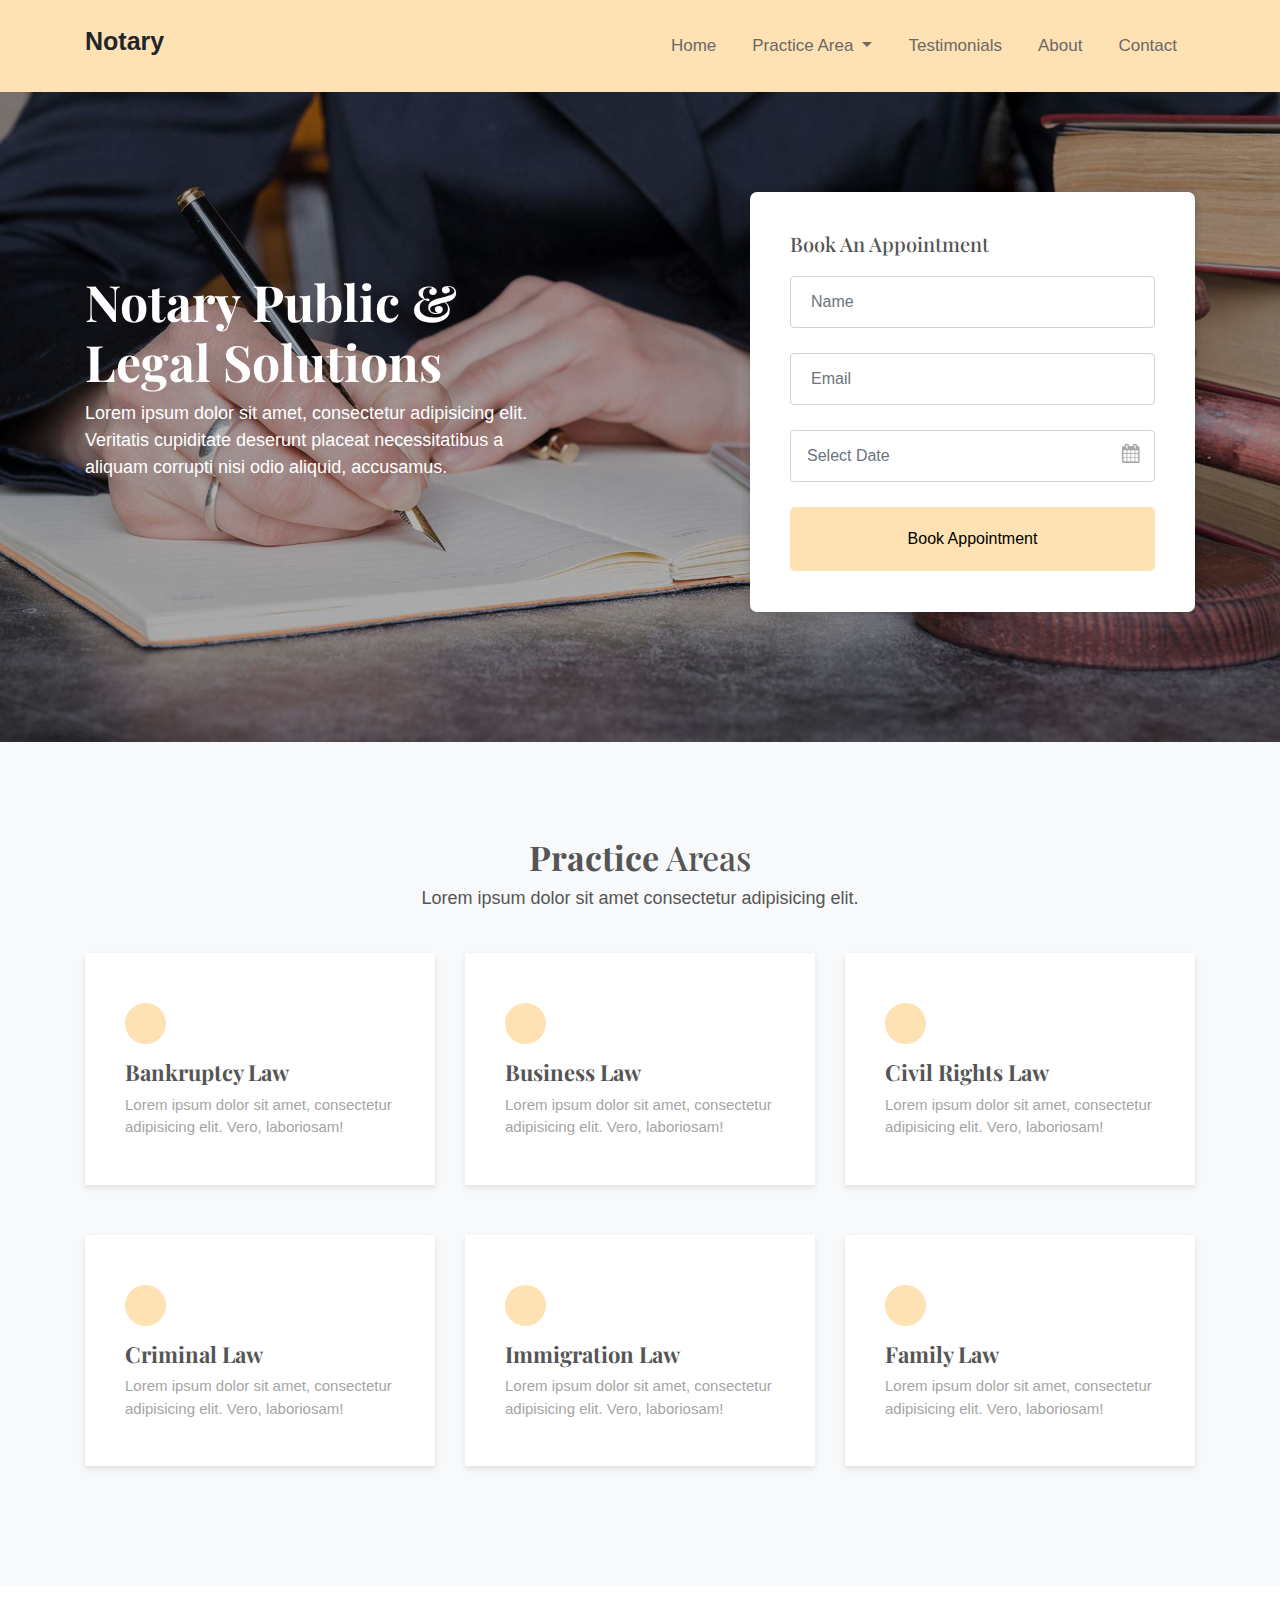
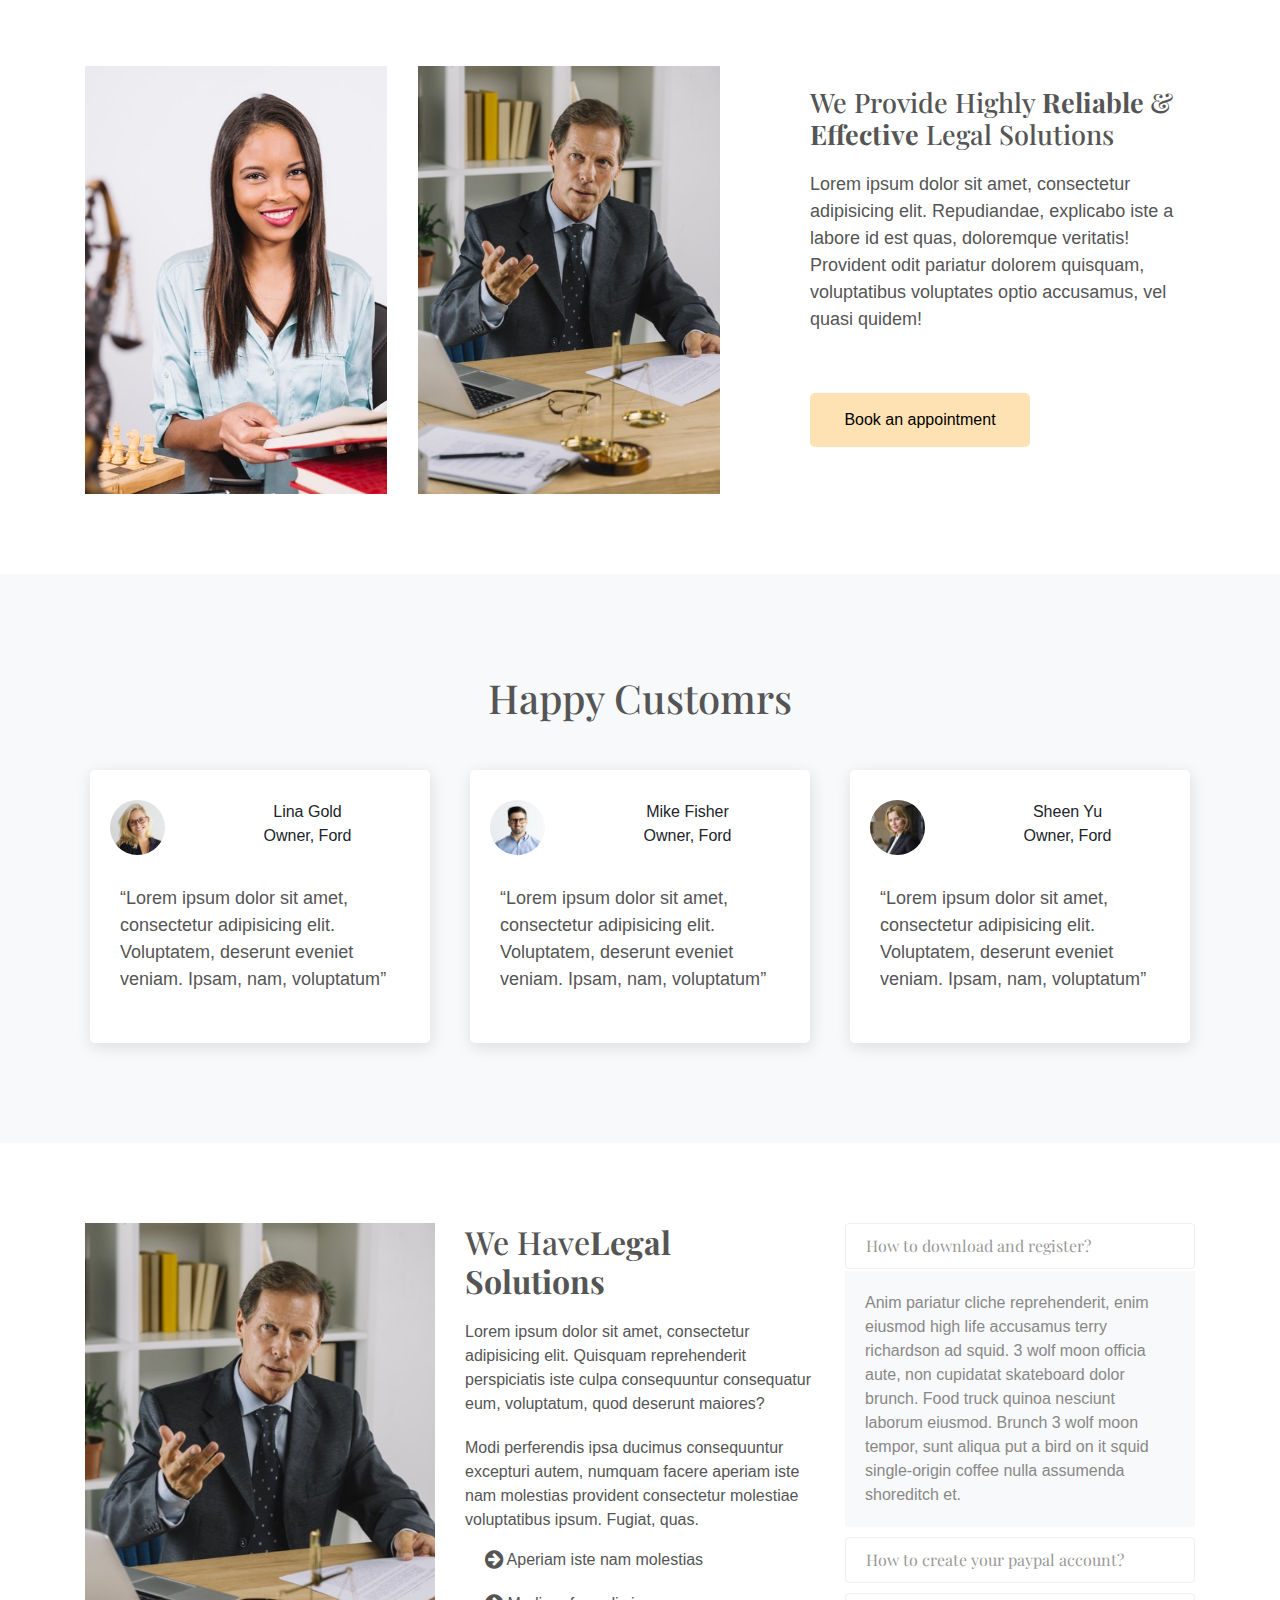
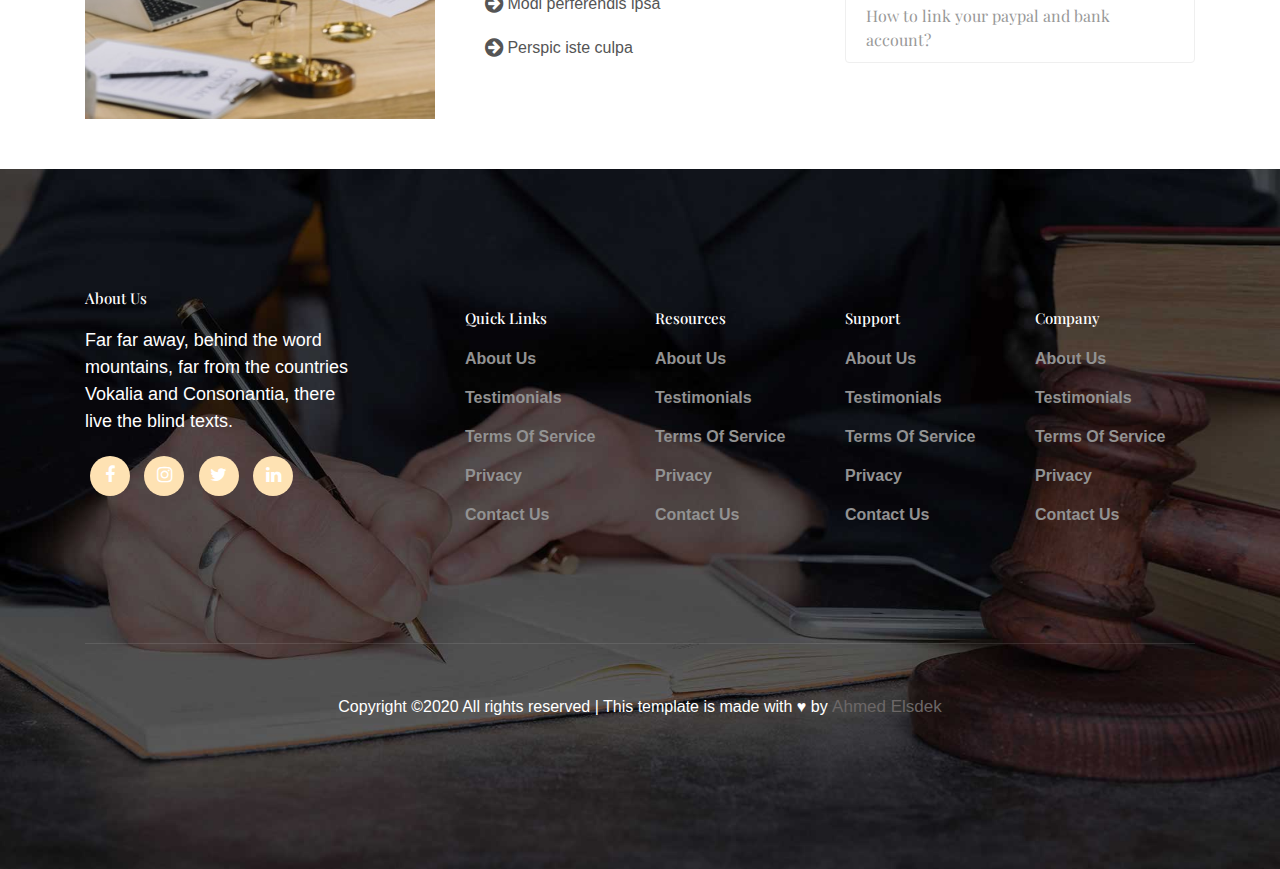
<file: index.html>
<!DOCTYPE html>
<html>
    <head>
        <meta charset="utf-8">
        <meta name="viewport" content="width=device-width, initial-scale=1, shrink-to-fit=no">        
        <title>
            Notary Template
        </title>
        <link rel="stylesheet" href="css/bootstrap.min.css">       
        <link rel="stylesheet" href="css/font-awesome.min.css">
        <link rel="stylesheet" href="css/main.css">
        <link href="https://fonts.googleapis.com/css2?family=Playfair+Display:wght@400;500;600;700;800&display=swap" rel="stylesheet">
    </head>
    <body>
        <!--Start Our Navbar-->
        <nav class="navbar navbar-expand-lg ">
            <div class="container">
              <h1 class="navbar-brand">Notary</h1>
              <button class="navbar-toggler" type="button" data-toggle="collapse" data-target="#navbarSupportedContent" aria-controls="navbarSupportedContent" aria-expanded="false" aria-label="Toggle navigation">
                <i class="fa fa-bars"></i>
              </button>

              <div class="collapse navbar-collapse" id="navbarSupportedContent">
                <ul class="navbar-nav ml-auto text-capitalize">
                  <li class="nav-item active">
                    <a class="nav-link" href="index.html">Home</a>
                  </li>                  
                  <li class="nav-item dropdown">
                    <a class="nav-link dropdown-toggle" href="pages/practice areas.html">
                      practice area
                    </a>
                    <div class="dropdown-menu">
                      <a class="dropdown-item" href="#">Bankruptcy Law</a>
                      <a class="dropdown-item" href="#">Business Law</a>                      
                      <a class="dropdown-item" href="#">Civil Rights Law</a>
                      <a class="dropdown-item" href="#">Criminal Law</a>
                      <a class="dropdown-item" href="#">Immigration Law</a>
                      <a class="dropdown-item" href="#">Family Law</a>
                    </div>
                  </li>
                  <li class="nav-item">
                    <a class="nav-link" href="pages/testimonials.html">testimonials</a>
                  </li> 
                  <li class="nav-item">
                    <a class="nav-link" href="pages/about.html">about</a>
                  </li>
                  <li class="nav-item">
                    <a class="nav-link" href="pages/contact.html">contact</a>
                  </li>                                  
                </ul>            
              </div>
            </div>    
        </nav>
        <!--End Our Navbar-->
        <!--Start Header-->
        <div class="header">
            <div class="overlay">
                <div class="container">
                    <div class="row">
                        <div class="col-lg-7 col-md-12">
                            <div class="info">
                                <h2 class="h1">
                                notary public &amp;<br>
                                legal solutions
                                </h2>
                                <p>Lorem ipsum dolor sit amet, consectetur adipisicing elit. Veritatis cupiditate deserunt placeat necessitatibus a aliquam corrupti nisi odio aliquid, accusamus.</p>
                            </div>
                        </div>
                        <div class="col-lg-5 col-md-12">
                            <div class="content">
                                <form>
                                    <h4>Book an Appointment</h4>
                                    <input type="text" class="form-control" placeholder="Name">
                                    <input type="e-mail" class="form-control" placeholder="Email">
                                    <input type="text" id="cf-4" class="form-control datepicker px-3" placeholder="Select Date">
                                    <i class="fa fa-calendar"></i>
                                    <button type="button">Book Appointment</button>
                                </form>
                            </div>
                        </div>
                    </div>
                </div>
            </div>
        </div>
        <!--End Header-->
        <!-- Start Practice Section-->
        <div class="practice">
            <div class="container">
                <h2 class="h1 text-center" ><strong>practice</strong> areas </h2>
                <p class="text-center">Lorem ipsum dolor sit amet consectetur adipisicing elit.</p>
                <div class="row">
                    <div class="col-lg-4 col-sm-12">
                        <div class="options">
                            <div class="colored-circle"><i class="flaticon-museum"></i></div>
                            <h4>Bankruptcy Law</h4>
                            <p>Lorem ipsum dolor sit amet, consectetur adipisicing elit. Vero, laboriosam!</p>
                        </div>    
                    </div>
                    <div class="col-lg-4 col-sm-12">
                        <div class="options">
                            <div class="colored-circle"><i class="flaticon-shield"></i></div>
                            <h4>Business Law</h4>
                            <p>Lorem ipsum dolor sit amet, consectetur adipisicing elit. Vero, laboriosam!</p>
                        </div>    
                    </div>
                    <div class="col-lg-4 col-sm-12">
                        <div class="options">
                            <div class="colored-circle"><i class="flaticon-help"></i></div>
                            <h4>Civil Rights Law</h4>
                            <p>Lorem ipsum dolor sit amet, consectetur adipisicing elit. Vero, laboriosam!</p>
                        </div>    
                    </div>
                    <div class="col-lg-4 col-sm-12">
                        <div class="options">
                            <div class="colored-circle"><i class="flaticon-revolver"></i></div>
                            <h4>Criminal Law</h4>
                            <p>Lorem ipsum dolor sit amet, consectetur adipisicing elit. Vero, laboriosam!</p>
                        </div>    
                    </div>
                    <div class="col-lg-4 col-sm-12">
                        <div class="options">
                            <div class="colored-circle"><i class="flaticon-luggage"></i></div>
                            <h4>Immigration Law</h4>
                            <p>Lorem ipsum dolor sit amet, consectetur adipisicing elit. Vero, laboriosam!</p>
                        </div>    
                    </div>
                    <div class="col-lg-4 col-sm-12">
                        <div class="options">
                            <div class="colored-circle"><i class="flaticon-house"></i></div>
                            <h4>Family Law</h4>
                            <p>Lorem ipsum dolor sit amet, consectetur adipisicing elit. Vero, laboriosam!</p>
                        </div>    
                    </div>
                </div>
            </div>
        </div>
        <!-- End Practice Section-->
        <!-- Start Testimonials-->
        <div class="testimonials">
            <div class="container">
                <div class="row">
                    <div class="col-lg-7 col-sm-12 text-center">
                        <div class="row">
                            <div class="col-lg-6 col-sm-5"><img src="images/atty_1.jpg" class="img-fluid"></div>
                            <div class="col-lg-6 col-sm-5"><img src="images/atty_2.jpg" class="img-fluid"></div>
                        </div>
                    </div>             
                    <div class="col-lg-5 col-sm-12">
                        <div class="content">
                            <h3>We Provide Highly <strong>Reliable </strong>&amp; <strong>Effective</strong> Legal Solutions</h3>
                            <p>Lorem ipsum dolor sit amet, consectetur adipisicing elit. Repudiandae, explicabo iste a labore id est quas, doloremque veritatis! Provident odit pariatur dolorem quisquam, voluptatibus voluptates optio accusamus, vel quasi quidem!</p>
                            <button type="button" href="#">Book an appointment  </button>
                        </div>    
                    </div>
                </div>
            </div>
        </div>
        <!-- End Testimonials-->
        <!--Start Happy Customrs-->
        <div class="happy-custom text-center">            
            <div class="container">
                <h2 class="h1">Happy Customrs</h2>
                <div class="row">
                    <div class="col-lg-4 col-sm-6">
                        <div class="custom">                            
                            <img src="images/person_2.jpg" class="rounded-circle">
                            <span>Lina Gold</span>
                            <br>
                            <span>Owner, Ford</span>                        
                            <p><q>Lorem ipsum dolor sit amet, consectetur adipisicing elit. Voluptatem, deserunt eveniet veniam. Ipsam, nam, voluptatum</q></p>
                        </div>
                    </div>
                    <div class="col-lg-4 col-sm-6">
                        <div class="custom">                            
                            <img src="images/person_1.jpg" class="rounded-circle">
                            <span>Mike Fisher</span>
                            <br>
                            <span>Owner, Ford</span>                        
                            <p><q>Lorem ipsum dolor sit amet, consectetur adipisicing elit. Voluptatem, deserunt eveniet veniam. Ipsam, nam, voluptatum</q></p>
                        </div>
                    </div>
                    <div class="col-lg-4 col-sm-6">
                        <div class="custom">                            
                            <img src="images/person_3.jpg" class="rounded-circle">
                            <span>Sheen Yu</span>
                            <br>
                            <span>Owner, Ford</span>                        
                            <p><q>Lorem ipsum dolor sit amet, consectetur adipisicing elit. Voluptatem, deserunt eveniet veniam. Ipsam, nam, voluptatum</q></p>
                        </div>
                    </div>
                </div>
            </div>
        </div> 
        <!--End Happy Customrs-->
        <!--STart FAQ-->
        <div class="faq">
            <div class="container">
                <div class="row">
                    <div class=" col-md-6 col-lg-4 "><img src="images/atty_2.jpg" class="img-fluid"></div>
                    <div class=" col-md-6 col-lg-4 ">
                        <h2>We Have<strong>Legal Solutions</strong></h2>
                        <p>Lorem ipsum dolor sit amet, consectetur adipisicing elit. Quisquam reprehenderit perspiciatis iste culpa consequuntur consequatur eum, voluptatum, quod deserunt maiores?</p>
                        <p>Modi perferendis ipsa ducimus consequuntur excepturi autem, numquam facere aperiam iste nam molestias provident consectetur molestiae voluptatibus ipsum. Fugiat, quas.</p>
                        <ul class="list-unstyled">
                            <li><i class="fa fa-arrow-circle-right fa-lg"></i> Aperiam iste nam molestias</li>
                            <li><i class="fa fa-arrow-circle-right fa-lg"></i> Modi perferendis ipsa</li>
                            <li><i class="fa fa-arrow-circle-right fa-lg"></i> Perspic iste culpa</li>
                        </ul>
                    </div>
                    <div class="col-md-12 col-lg-4 ">
                       <div class="custom-accordion" id="accordion_1">
                        <div class="accordion-item">
                          <h2 class="mb-0">
                          <button class="btn btn-link" type="button" data-toggle="collapse" data-target="#collapseOne" aria-expanded="true" aria-controls="collapseOne">How to download and register?</button>
                        </h2>

                          <div id="collapseOne" class="collapse show" aria-labelledby="headingOne" data-parent="#accordion_1">
                            <div class="accordion-body">
                              Anim pariatur cliche reprehenderit, enim eiusmod high life accusamus terry richardson ad squid. 3 wolf moon officia aute, non cupidatat skateboard dolor brunch. Food truck quinoa nesciunt laborum eiusmod. Brunch 3 wolf moon tempor, sunt aliqua put a bird on it squid single-origin coffee nulla assumenda shoreditch et. 
                            </div>
                          </div>
                        </div> <!-- .accordion-item -->

                        <div class="accordion-item">
                          <h2 class="mb-0">
                          <button class="btn btn-link collapsed" type="button" data-toggle="collapse" data-target="#collapseTwo" aria-expanded="false" aria-controls="collapseTwo">How to create your paypal account?</button>
                          </h2>
                          <div id="collapseTwo" class="collapse" aria-labelledby="headingTwo" data-parent="#accordion_1">
                            <div class="accordion-body">
                              Anim pariatur cliche reprehenderit, enim eiusmod high life accusamus terry richardson ad squid. 3 wolf moon officia aute, non cupidatat skateboard dolor brunch. Food truck quinoa nesciunt laborum eiusmod. Brunch 3 wolf moon tempor, sunt aliqua put a bird on it squid single-origin coffee nulla assumenda shoreditch et. 
                            </div>
                          </div>
                        </div> <!-- .accordion-item -->
                        <div class="accordion-item">
                          <h2 class="mb-0">
                          <button class="btn btn-link collapsed" type="button" data-toggle="collapse" data-target="#collapseThree" aria-expanded="false" aria-controls="collapseThree">How to link your paypal and bank account?</button>
                        </h2>

                          <div id="collapseThree" class="collapse" aria-labelledby="headingThree" data-parent="#accordion_1">
                            <div class="accordion-body">
                              Anim pariatur cliche reprehenderit, enim eiusmod high life accusamus terry richardson ad squid. 3 wolf moon officia aute, non cupidatat skateboard dolor brunch. Food truck quinoa nesciunt laborum eiusmod. Brunch 3 wolf moon tempor, sunt aliqua put a bird on it squid single-origin coffee nulla assumenda shoreditch et. 
                            </div>
                          </div>

                        </div> <!-- .accordion-item -->

                      </div>
                    </div>
                </div>
            </div>
        </div>
        <!--End FAQ-->
        <!--Start Footer-->
        <div class="footer">
            <div class="container">
                <div class="row">
                    <div class=" left col-lg-4 col-sm-12">
                        <h4>about us</h4>
                        <p>Far far away, behind the word mountains, far from the countries Vokalia and Consonantia, there live the blind texts.</p>
                        <ul class="list-unstyled">
                            <li><i class="fa fa-facebook"></i></li>
                            <li><i class="fa fa-instagram"></i></li>
                            <li><i class="fa fa-twitter"></i></li>
                            <li><i class="fa fa-linkedin"></i></li>
                        </ul>
                    </div>
                    <div class=" right col-lg-8 col-sm-12">
                        <div class="row">
                            <div class="col-3">
                                <h4>Quick Links</h4>
                                <ul class="list-unstyled text-capitalize">
                                    <li>about us</li>
                                    <li>testimonials</li>                                    
                                    <li>terms of service</li>                                    
                                    <li>privacy</li>                                    
                                    <li>contact us</li>                                    
                                </ul>
                            </div>
                            <div class="col-3">
                                <h4>Resources</h4>
                                <ul class="list-unstyled text-capitalize">
                                    <li>about us</li>                                    
                                    <li>testimonials</li>                                    
                                    <li>terms of service</li>                                    
                                    <li>privacy</li>                                    
                                    <li>contact us</li>                                    
                                </ul>
                            </div>
                            <div class="col-3">
                                <h4>Support</h4>
                                <ul class="list-unstyled text-capitalize">
                                    <li>about us</li>                                    
                                    <li>testimonials</li>                                    
                                    <li>terms of service</li>                                    
                                    <li>privacy</li>                                    
                                    <li>contact us</li>                                    
                                </ul>
                            </div>
                            <div class="col-3">
                                <h4>Company</h4>
                                <ul class="list-unstyled text-capitalize">
                                    <li>about us</li>                                    
                                    <li>testimonials</li>                                    
                                    <li>terms of service</li>                                    
                                    <li>privacy</li>                                    
                                    <li>contact us</li>                                    
                                </ul>
                            </div>
                        </div>
                    </div>
                </div>
                <hr>
                <p class="text-center">Copyright &copy;2020 All rights reserved | This template is made with &hearts; by <a href="#">Ahmed Elsdek</a></p>
            </div>
        </div>
        <!--End Footer-->
        
        <script src="js/jquery-3.2.1.min.js"></script>
        <script src="js/popper.min.js"></script>
        <script src="js/bootstrap.min.js"></script>        
    </body>
</html>
</file>
<file: css/main.css>
/*
THa main Color 

#fee2b3;

second color
#f8f9fa;

*/
    /*   Genral   */                                        
a{
    color:#6c6767 !important;
    text-decoration:none;
    font-size:17px;
    transition:all 0.2s ease-in-out;
}
a:hover,
a:active{
    color:#000 !important;
    cursor:pointer;
}

h2,h3,h4,h5,h6{
    font-family: 'playfair display';
    text-transform:capitalize;
    color:#555;
}
p{
    font-size:18px;
}
button{
    background-color:#fee2b3;
    text-decoration:none;
    border:none;
    display: block;
    width:100%;
    padding:20px;
    border-radius:5px;
    margin:0 auto;
    transition:all 0.2s ease-in-out;
}
   /*   Genral   */

/*Start NavBar*/
.navbar{
    background-color:#fee2b3;
    padding:5px;
    position:relative
    
}
@media (max-width:991.98px){
    .navbar{
        padding:40px
    }
}
.navbar .navbar-brand{
    font-size:25px;
    font-weight:800;
    cursor: pointer;
}
@media (max-width:991.98px){
    .navbar .navbar-brand{
        text-align:center;
        margin:20px auto;
    }
}
.navbar .nav-item{
    margin:20px 10px 10px;
    font-size:17px;
    padding-bottom:10px;
    transition:all 0.3s ease-in-out;
}
@media(min-width:992px){
    .navbar .nav-item:hover{
    background-color:#fec15b;
    padding:7px 7px 0 0 ;
    border-radius:5px
}
}

@media (max-width:991.98px){
    .navbar .navbar-nav .nav-item{
        margin:5px
    }
}
.navbar .nav-item .nav-link{
    color:#555;
}

.navbar .nav-item:hover .dropdown-menu{
    display: block;
} 

.navbar .nav-item .dropdown-menu{
    border:none;
    border-radius:unset;
    box-shadow:0 0 2px rgba(0,0,0,0.1), 0 0 5px rgba(0,0,0,0.1);
    transition:all 0.2s ease-in-out;
    padding:0
}
@media (max-width:991.98px){
    .navbar .nav-item .dropdown-menu {
        width:200px
    }
}

.navbar .nav-item .dropdown-menu .dropdown-item{
    width:200px;
    font-weight:400;
    padding:10px 20px;
    transition:all 0.3s ease-in-out;
}

/*End NavBar*/

/*Start Header*/
.header{
    color:#fff;
    background:url('../images/hero_bg_1.jpg') center center no-repeat;
    background-size:cover;
    height:650px;
}
.header .overlay{
    background-color:rgba(0,0,0,0.3);
    padding:100px 0;
    width:100%;
    height:650px;
    position:absolute
}
.header .info{
    margin:80px 0 40px
}
@media (max-width:991.98px){
    .header .info{margin:0 20px}    
}
.header .info h2{
    font-size:50px ;
    font-weight:bold;
    line-height:1.2;
    color:#fff;
}
.header .info p{
    width:75%;
    font-size:18px;
    font-weight:400
}
.header .content{
    background-color:#fff;
    width:100%;
    height:420px;
    border-radius:7px;
    padding:40px;
    box-shadow:0 0 10px rgba(0,0,0,0.1),0 0 10px rgba(0,0,0,0.1)
}
.header .content h4{
    color:#555;
    font-size:20px;
    margin-bottom:20px;
}
.header .content input{
    margin-bottom:25px;
    padding:25px 20px
}
.header .content i{
    color:#a5a5a5;
    font-size:19px;
    position:absolute;
    top:60%;
    right:70px
}
.header .content button {
    background-color:#fee2b3;
    text-decoration:none;
    border:none;
    display: block;
    width:100%;
    padding:20px;
    border-radius:5px;
    margin:0 auto;
    transition:all 0.2s ease-in-out;
}
.header .content button:hover{background-color:#fed48d}
/*End Header*/

/*Start Pratice*/
.practice{
    padding:95px 0 ;
    background-color:#f8f9fa;
}
.practice h2{
    font-size:34px
}
.practice p{
    color:#555;
}
.practice .options{
    background-color:#fff;
    padding:50px 0 30px 40px;
    margin:25px 0;
    box-shadow: 0 3px 6px 0 rgba(0, 0, 0, 0.1)
}
.practice .options .colored-circle{
    background-color:#fee2b3;
    width:41px;
    height:41px;
    border-radius:50%;
    position: relative
}
.practice .options i{
    font-size:50px;
    color:#555;
    font-style:normal;
    position:absolute;
}
.practice .options h4{
    margin-top:15px;
    font-size:22px;
    font-weight:700
}
.practice .options p{
    font-size:15px;
    color:#a5a5a5;
}
/*End Pratice*/

/*STart TEstimonials*/
.testimonials{
    padding:80px 0;
}
@media(max-width:991.98){
.testimonials{
    padding:0
}
}
.testimonials .content{
    padding:20px 0;
    margin-left:60px
}
@media(max-width:991.98){
    .testimonials .content{
        margin:0;
        padding:0
    }
}
.testimonials .content h3{
    font-size:27px;
    line-height:1.2;
    color:#555;
    
}
.testimonials .content p{
    color:#555;
    margin:20px 0 60px;
    width:100%;
}
.testimonials .content button{
    width:220px;
    padding:15px;
    float:left
}
/*End TEstimonials*/

/*Start Happy Customrs*/
.happy-custom{
    background-color:#f8f9fa;
    padding:100px 0 60px;
}
.happy-custom .custom{
    background-color:#fff;
    padding:30px 0 0 20px;
    box-shadow:1px 4px 15px 1px rgba(0,0,0,0.1);
    float: left;
    margin:40px 5px;
    border-radius:5px
}
.happy-custom .custom  img{
    width:55px;
    height:55px;
    float:left;
    margin-right:20px;
    margin-bottom:20px

}

.happy-custom .custom p{
    margin:10px 10px 50px;
    text-align:left;
    float:left;
    color:#555
}
/*End Happy Customrs*/

/*Start FAQ*/
.faq{padding:80px 0 50px}
.faq p{
    font-size:16px;
    color:#555;
    line-height:1.5;
    margin-top:20px;
}
.faq ul li{
    position:relative;
    padding:0 20px;
    margin-bottom:20px;
    color:#555;
}

/*Accordion style*/
.custom-accordion .accordion-item {
  background-color: #fff;
  margin-bottom: 10px;
  border-radius: 4px;
  position: relative; 
}
.custom-accordion .accordion-item .btn-link {
    border-color: #efefef;
    display: block;
    width: 100%;
    padding: 10px 20px;
    text-decoration: none;
    text-align: left;
    color: #999;
    background: #fff;
}
.custom-accordion .accordion-item .btn-link:hover {color: #000;}
.custom-accordion .accordion-item.active {z-index: 2;background: #f8f9fa; }
.custom-accordion .accordion-item.active .btn-link {color: #000; }

.custom-accordion .accordion-item .accordion-body {
    padding: 20px;
    color: #888;
    background-color:#f8f9fa;
     margin-top:2px}

.post-entry-1 .meta {color: #ccc; }

.post-entry-1 .post-entry-1-contents {background: #fff;padding: 20px; }

.post-entry-1 .post-entry-1-contents h2 {font-size: 22px;margin-bottom: 20px; }

.post-entry-1 .post-entry-1-contents h2 a {color: #000; }

.post-entry-1 .post-entry-1-contents h2 a:hover {color: #fee2b3; }

.post-entry-1.person-1 {text-align: center; }

.post-entry-1.person-1 img {
    width: 90px;
    border-radius: 50%;
    margin: 0 auto -45px auto; }
.post-entry-1.person-1 .post-entry-1-contents {padding-top: 4rem; }

/*End FAQ*/
/*Start Footer*/
.footer{
    padding:120px 20px;
    background:url('../images/hero_bg_footer.jpg');
    background-size:cover;
    max-width:100%;
    height:700px;
    color:#fff;
}
.footer h4{
    font-size:15px;
    color:#fff;
    margin-bottom:20px  ;
}
.footer p{
    width:80%;
}
.footer .left ul li{
    display:inline-block;
    margin:5px;
    background-color:#fee2b3;
    color:#fff;
    width:40px;
    height:40px;
    border-radius:50%;
    transition:all 0.3s ease-in-out;
}
.footer .left ul li:hover{
    cursor:pointer;
    background-color:#fccb78
}
.footer .left ul li i{
    text-align:center;
    margin:10px auto;
    width:100%;
    font-size:18px
}
.footer .right{
    margin-top:20px
}
.footer .right ul li{
    color:#929292;
    font-weight:bold;
    margin-bottom:15px;
    transition:all 0.3s ease-in-out;
}

.footer .right ul li:hover{
    color:#fff;
    cursor:pointer;
}
.footer hr{
    border-top:1px solid rgba(255,255,255,0.1);
    margin-top:100px;
}
@media(max-width:991.98px){
    .footer hr{
        margin-top:20px
    }
}
.footer p:last-child{
    font-size:16px;
    text-align:center;
    margin:50px auto;
}
@media(max-width:991.98px){
   .footer p:last-child{
       margin:10px auto;
       padding:10px
   } 
}
/*End Footer*/
</file>
